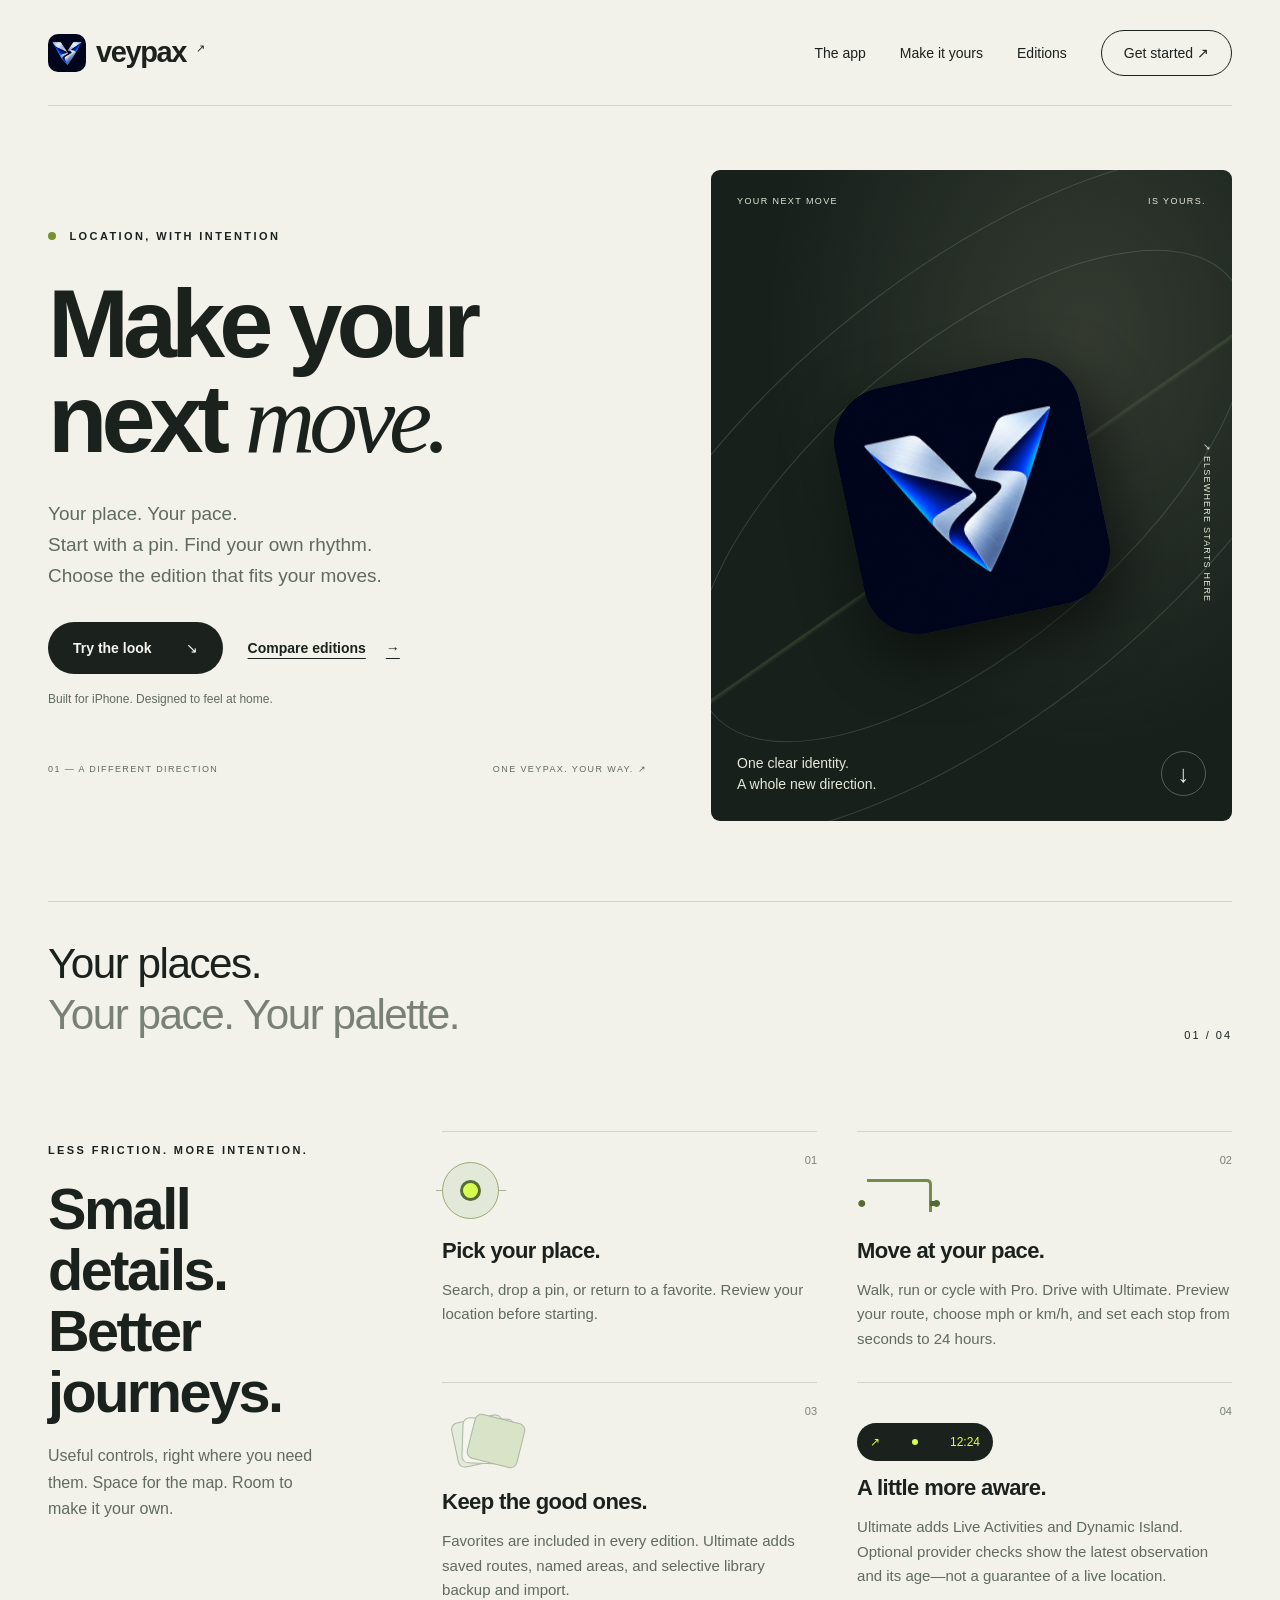
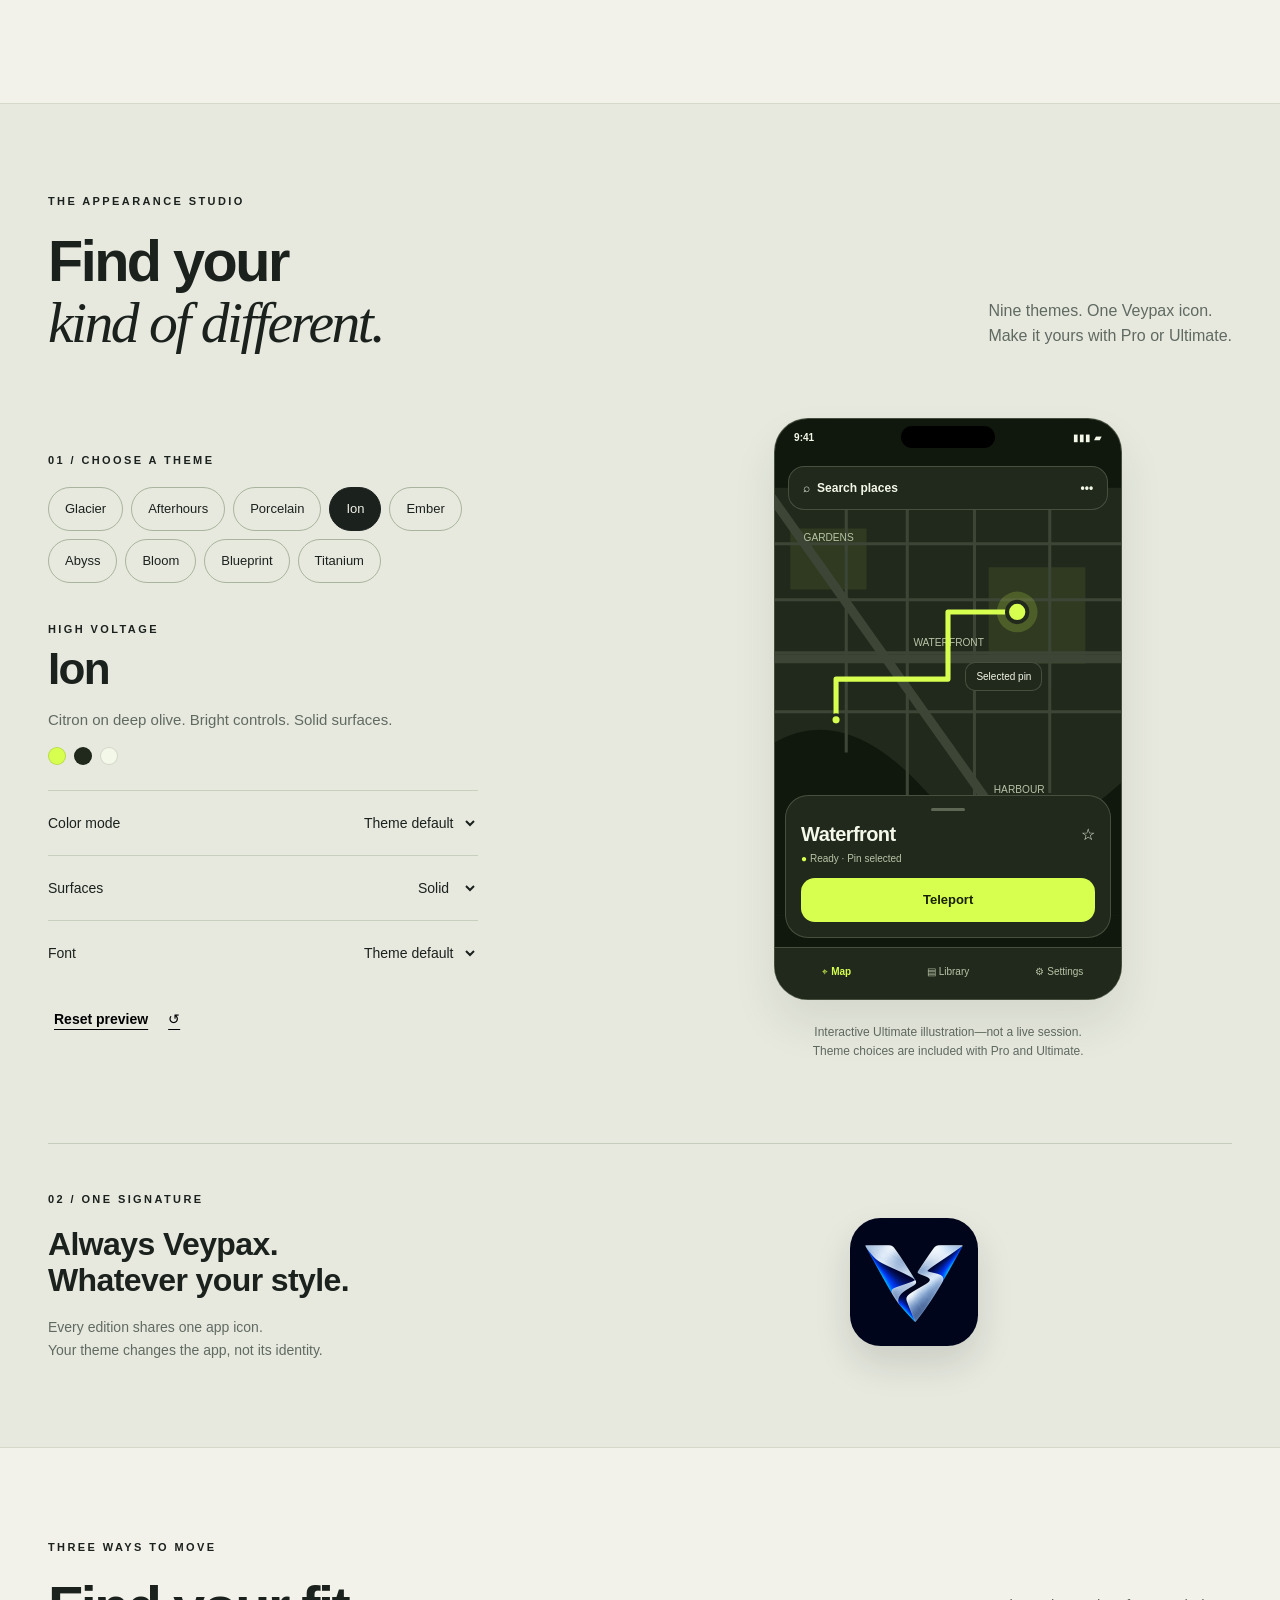
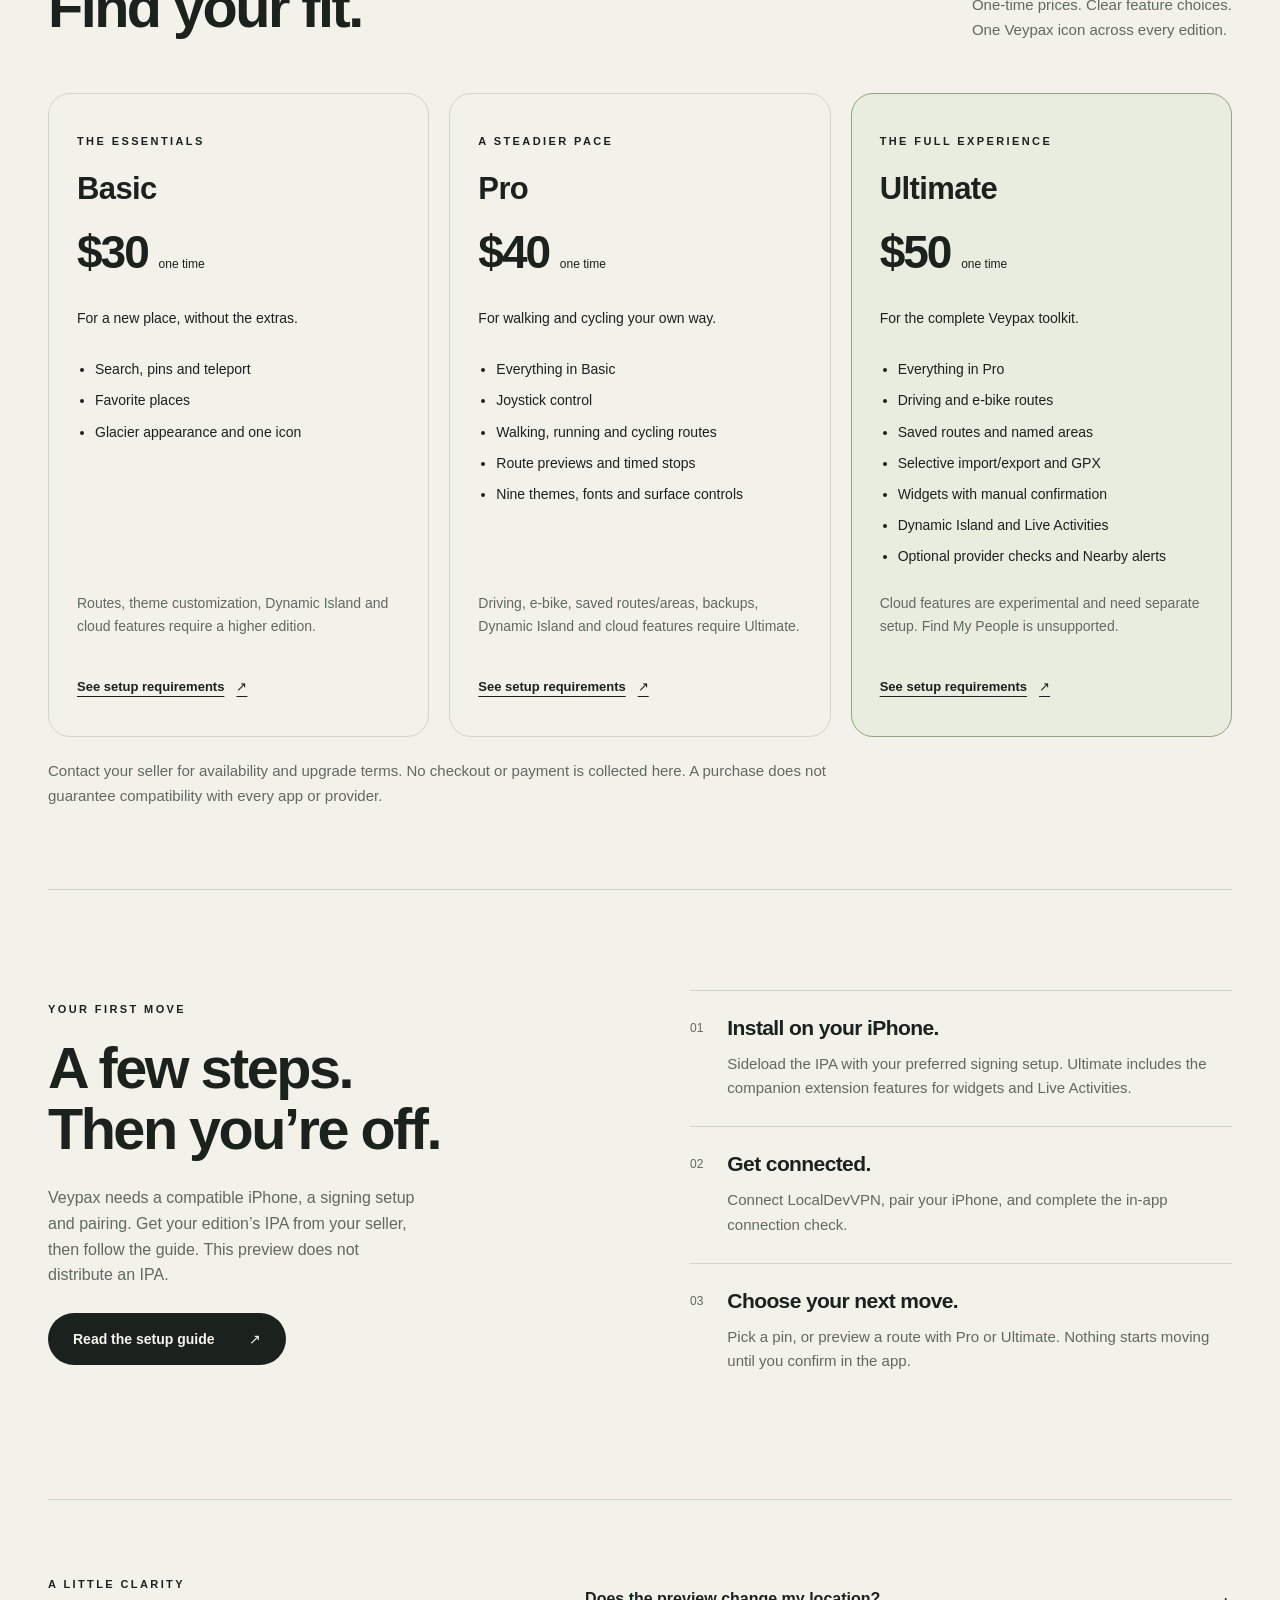
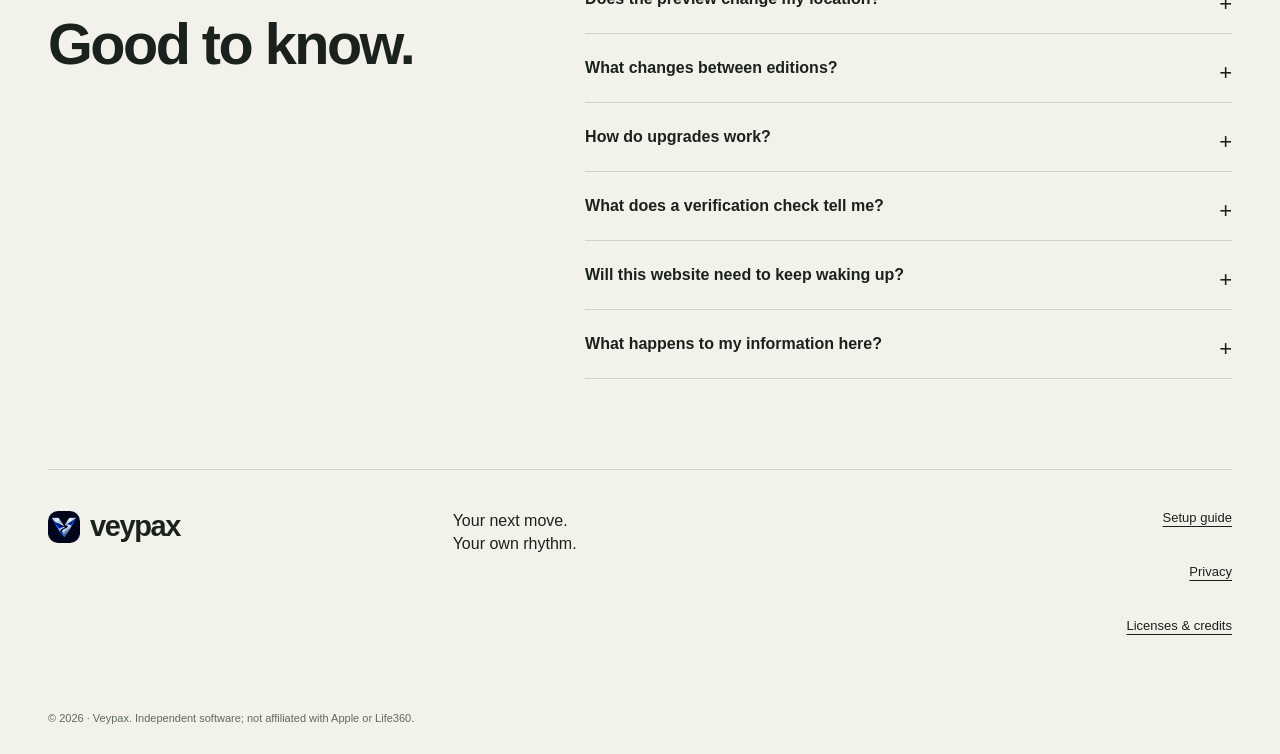
<file: website/index.html>
<!doctype html>
<html lang="en">
<head>
  <meta charset="utf-8"><meta name="viewport" content="width=device-width,initial-scale=1">
  <meta name="theme-color" content="#f2f1ea">
  <title>Veypax — Make your next move</title>
  <meta name="description" content="A considered way to control your iPhone’s simulated location. Explore routes, save your places, and make Veypax yours with nine themes.">
  <meta property="og:title" content="Veypax — Make your next move">
  <meta property="og:description" content="Your places. Your pace. Your palette. Explore the next chapter of Veypax.">
  <meta property="og:type" content="website">
  <link rel="icon" type="image/png" href="assets/veypax.png"><link rel="apple-touch-icon" href="assets/veypax.png">
  <link rel="stylesheet" href="styles.css"><script defer src="catalog.js"></script><script defer src="app.js"></script>
</head>
<body>
<a class="skip" href="#main">Skip to content</a>
<header class="site-header shell">
  <a class="wordmark" href="#" aria-label="Veypax home"><img src="assets/veypax.png" width="38" height="38" alt="">veypax<span class="wordmark-dot" aria-hidden="true">↗</span></a>
  <button class="nav-toggle" aria-expanded="false" aria-controls="navigation">Menu <span aria-hidden="true">☰</span></button>
  <nav id="navigation" aria-label="Main navigation"><a href="#experience">The app</a><a href="#studio">Make it yours</a><a href="#plans">Editions</a><a href="#setup">Get started <span aria-hidden="true">↗</span></a></nav>
</header>
<main id="main">
  <section class="hero shell" aria-labelledby="hero-title">
    <div class="hero-copy">
      <p class="eyebrow"><span class="signal"></span> LOCATION, WITH INTENTION</p>
      <h1 id="hero-title">Make your<br>next <em>move.</em></h1>
      <p class="lead">Your place. Your pace.<br>Start with a pin. Find your own rhythm.<br>Choose the edition that fits your moves.</p>
      <div class="actions"><a class="button dark" href="#studio">Try the look <span aria-hidden="true">↘</span></a><a class="text-link" href="#plans">Compare editions <span aria-hidden="true">→</span></a></div>
      <p class="small-note">Built for iPhone. Designed to feel at home.</p>
      <div class="hero-caption"><span>01 — A DIFFERENT DIRECTION</span><span>ONE VEYPAX. YOUR WAY. ↗</span></div>
    </div>
    <div class="hero-art">
      <div class="orbit orbit-one" aria-hidden="true"></div><div class="orbit orbit-two" aria-hidden="true"></div>
      <div class="art-label"><span>YOUR NEXT MOVE</span><span>IS YOURS.</span></div>
      <img class="hero-icon" src="assets/veypax.png" width="256" height="256" alt="Veypax app icon">
      <span class="art-coordinate" aria-hidden="true">↗ ELSEWHERE STARTS HERE</span>
      <div class="art-bottom"><span>One clear identity.<br>A whole new direction.</span><a href="#studio" aria-label="Explore the appearance studio">↓</a></div>
    </div>
  </section>

  <div class="statement shell"><p>Your places.<br><span>Your pace. Your palette.</span></p><span class="section-number">01 / 04</span></div>
  <section class="experience shell" id="experience" aria-labelledby="experience-title">
    <div class="section-intro"><p class="eyebrow">LESS FRICTION. MORE INTENTION.</p><h2 id="experience-title">Small details.<br>Better journeys.</h2><p>Useful controls, right where you need them. Space for the map. Room to make it your own.</p></div>
    <div class="feature-grid">
      <article class="feature"><span class="feature-number">01</span><div class="mini-pin" aria-hidden="true"><span></span><i></i></div><h3>Pick your place.</h3><p>Search, drop a pin, or return to a favorite. Review your location before starting.</p></article>
      <article class="feature"><span class="feature-number">02</span><div class="mini-route" aria-hidden="true">●<span></span>●</div><h3>Move at your pace.</h3><p>Walk, run or cycle with Pro. Drive with Ultimate. Preview your route, choose mph or km/h, and set each stop from seconds to 24 hours.</p></article>
      <article class="feature"><span class="feature-number">03</span><div class="mini-library" aria-hidden="true"><i></i><i></i><i></i></div><h3>Keep the good ones.</h3><p>Favorites are included in every edition. Ultimate adds saved routes, named areas, and selective library backup and import.</p></article>
      <article class="feature"><span class="feature-number">04</span><div class="mini-island" aria-hidden="true"><span>↗</span><i></i><span>12:24</span></div><h3>A little more aware.</h3><p>Ultimate adds Live Activities and Dynamic Island. Optional provider checks show the latest observation and its age—not a guarantee of a live location.</p></article>
    </div>
  </section>

  <section class="studio-section" id="studio" aria-labelledby="studio-title">
    <div class="shell studio-heading"><div><p class="eyebrow">THE APPEARANCE STUDIO</p><h2 id="studio-title">Find your<br><em>kind of different.</em></h2></div><p>Nine themes. One Veypax icon.<br>Make it yours with Pro or Ultimate.</p></div>
    <div class="shell studio">
      <div class="studio-controls">
        <span class="step-label">01 / CHOOSE A THEME</span>
        <div id="themes" class="theme-choices" role="group" aria-label="Preview theme"></div>
        <div class="theme-description"><span id="theme-eyebrow" class="eyebrow">HIGH VOLTAGE</span><h3 id="theme-name">Ion</h3><p id="theme-detail">Citron on deep olive. Bright controls. Solid surfaces.</p><div id="swatches" class="swatches" aria-hidden="true"></div></div>
        <div class="preview-options"><label for="mode">Color mode</label><select id="mode"><option value="theme">Theme default</option><option value="dark">Dark</option><option value="light">Light</option></select></div>
        <div class="preview-options"><label for="surface">Surfaces</label><select id="surface"><option value="solid">Solid</option><option value="glass">Glass</option></select></div>
        <div class="preview-options"><label for="font">Font</label><select id="font"><option value="theme">Theme default</option><option value="system">System</option><option value="rounded">Rounded</option><option value="serif">Serif</option><option value="monospaced">Monospaced</option></select></div>
        <button id="reset-preview" class="text-link reset">Reset preview <span aria-hidden="true">↺</span></button>
      </div>
      <div class="phone-stage">
        <div id="phone" class="phone" data-screen="map">
          <div class="phone-status" aria-hidden="true"><b>9:41</b><i></i><span>▮▮▮ ▰</span></div>
          <div class="phone-screen map-screen" id="screen-map">
            <div class="phone-search">⌕ <span>Search places</span><span>•••</span></div>
            <svg class="map-art" viewBox="0 0 340 420" role="img" aria-label="Illustrated map showing a route from Gardens to Waterfront">
              <rect width="340" height="420" fill="var(--map)"/><path d="M0 250Q70 210 150 300T340 290V420H0Z" fill="var(--water)"/>
              <path d="M15 40h75v60H15zM210 78h95v95h-95z" fill="var(--park)"/>
              <g fill="none" stroke="var(--road)"><path d="M0 55H340M0 110H340M0 162H340M0 220H340M70 0V260M130 0V315M196 0V310M270 0V300" stroke-width="3"/><path d="M-10 0L210 310M0 168H340" stroke-width="9"/></g>
              <g fill="var(--muted)" font-family="Arial,sans-serif" font-size="10"><text x="28" y="52">GARDENS</text><text x="136" y="155">WATERFRONT</text><text x="215" y="300">HARBOUR</text></g>
              <path class="preview-route" d="M60 228V188H170V122H238" fill="none" stroke="var(--accent)" stroke-width="5" stroke-linecap="round" stroke-linejoin="round"/>
              <circle cx="238" cy="122" r="20" fill="var(--accent)" opacity=".18"/><circle cx="238" cy="122" r="10" fill="var(--accent)" stroke="var(--surface)" stroke-width="4"/><circle cx="60" cy="228" r="5" fill="var(--accent)" stroke="var(--surface)" stroke-width="3"/>
            </svg>
            <span class="selected-pin">Selected pin</span>
            <div class="phone-tray"><i class="tray-handle" aria-hidden="true"></i><div class="tray-title"><h4>Waterfront</h4><span aria-hidden="true">☆</span></div><p id="demo-status">● Ready · Pin selected</p><button id="demo-teleport" aria-label="Preview a teleport state, illustration only">Teleport</button></div>
          </div>
          <div class="phone-screen library-screen" id="screen-library" hidden><p class="phone-eyebrow">YOUR COLLECTION</p><h4>Places worth<br>coming back to.</h4><div class="phone-list-item"><span>☆</span><div><b>Waterfront</b><small>Favorite place</small></div></div><div class="phone-list-item"><span>↗</span><div><b>Garden loop</b><small>Walking route · 1.2 km</small></div></div><div class="phone-list-item"><span>▧</span><div><b>Riverside</b><small>Named area</small></div></div><p class="phone-footnote">Your library, kept together.</p></div>
          <div class="phone-screen settings-screen" id="screen-settings" hidden><p class="phone-eyebrow">MAKE IT YOURS</p><h4>Settings</h4><div class="phone-identity"><img id="phone-icon" src="assets/veypax.png" alt="" width="50" height="50"><div><b>Your space.<br>Your way.</b><small id="settings-theme">Ion · Solid</small></div></div><p class="phone-group">LOOK & FEEL</p><div class="phone-setting">Appearance <span>↗</span></div><div class="phone-setting">Live Activities <span>On</span></div><div class="phone-setting">Notifications <span>›</span></div><p class="phone-group">HELP & UPDATES</p><div class="phone-setting">Check for updates <span>↻</span></div></div>
          <div class="phone-tabs" role="group" aria-label="Preview screen"><button data-screen="map" aria-pressed="true">⌖ Map</button><button data-screen="library" aria-pressed="false">▤ Library</button><button data-screen="settings" aria-pressed="false">⚙ Settings</button></div>
        </div>
        <p class="preview-caption">Interactive Ultimate illustration—not a live session.<br>Theme choices are included with Pro and Ultimate.</p>
      </div>
    </div>
    <div class="shell icon-section single-icon"><div><span class="step-label">02 / ONE SIGNATURE</span><h3>Always Veypax.<br>Whatever your style.</h3><p>Every edition shares one app icon.<br>Your theme changes the app, not its identity.</p></div><img class="signature-icon" src="assets/veypax.png" alt="Veypax app icon" width="128" height="128"></div>
    <p id="preview-announcement" class="sr-only" aria-live="polite"></p>
    <noscript><p class="shell">Enable JavaScript to try all nine themes. The guide and app information work without it.</p></noscript>
  </section>

  <section id="plans" class="plans shell" aria-labelledby="plans-title">
    <div class="plans-heading"><div><p class="eyebrow">THREE WAYS TO MOVE</p><h2 id="plans-title">Find your fit.</h2></div><p>One-time prices. Clear feature choices.<br>One Veypax icon across every edition.</p></div>
    <div class="plan-grid">
      <article class="plan-card"><p class="eyebrow">THE ESSENTIALS</p><h3>Basic</h3><p class="plan-price">$30 <span>one time</span></p><p>For a new place, without the extras.</p><ul><li>Search, pins and teleport</li><li>Favorite places</li><li>Glacier appearance and one icon</li></ul><p class="plan-limit">Routes, theme customization, Dynamic Island and cloud features require a higher edition.</p><a class="text-link" href="guide.html#editions">See setup requirements <span aria-hidden="true">↗</span></a></article>
      <article class="plan-card"><p class="eyebrow">A STEADIER PACE</p><h3>Pro</h3><p class="plan-price">$40 <span>one time</span></p><p>For walking and cycling your own way.</p><ul><li>Everything in Basic</li><li>Joystick control</li><li>Walking, running and cycling routes</li><li>Route previews and timed stops</li><li>Nine themes, fonts and surface controls</li></ul><p class="plan-limit">Driving, e-bike, saved routes/areas, backups, Dynamic Island and cloud features require Ultimate.</p><a class="text-link" href="guide.html#editions">See setup requirements <span aria-hidden="true">↗</span></a></article>
      <article class="plan-card plan-complete"><p class="eyebrow">THE FULL EXPERIENCE</p><h3>Ultimate</h3><p class="plan-price">$50 <span>one time</span></p><p>For the complete Veypax toolkit.</p><ul><li>Everything in Pro</li><li>Driving and e-bike routes</li><li>Saved routes and named areas</li><li>Selective import/export and GPX</li><li>Widgets with manual confirmation</li><li>Dynamic Island and Live Activities</li><li>Optional provider checks and Nearby alerts</li></ul><p class="plan-limit">Cloud features are experimental and need separate setup. Find My People is unsupported.</p><a class="text-link" href="guide.html#editions">See setup requirements <span aria-hidden="true">↗</span></a></article>
    </div>
    <p class="plans-note">Contact your seller for availability and upgrade terms. No checkout or payment is collected here. A purchase does not guarantee compatibility with every app or provider.</p>
  </section>

  <section id="setup" class="setup shell" aria-labelledby="setup-title"><div><p class="eyebrow">YOUR FIRST MOVE</p><h2 id="setup-title">A few steps.<br>Then you’re off.</h2><p class="setup-note">Veypax needs a compatible iPhone, a signing setup and pairing. Get your edition’s IPA from your seller, then follow the guide. This preview does not distribute an IPA.</p><a class="button dark" href="guide.html">Read the setup guide <span aria-hidden="true">↗</span></a></div><ol class="setup-steps"><li><span>01</span><div><h3>Install on your iPhone.</h3><p>Sideload the IPA with your preferred signing setup. Ultimate includes the companion extension features for widgets and Live Activities.</p></div></li><li><span>02</span><div><h3>Get connected.</h3><p>Connect LocalDevVPN, pair your iPhone, and complete the in-app connection check.</p></div></li><li><span>03</span><div><h3>Choose your next move.</h3><p>Pick a pin, or preview a route with Pro or Ultimate. Nothing starts moving until you confirm in the app.</p></div></li></ol></section>
  <section class="faq shell" aria-labelledby="faq-title"><div><p class="eyebrow">A LITTLE CLARITY</p><h2 id="faq-title">Good to know.</h2></div><div>
    <details><summary>Does the preview change my location?</summary><p>No. This website shows an illustration. It does not request your location, connect to your phone, or start a session.</p></details>
    <details><summary>What changes between editions?</summary><p>Basic covers teleporting and favorites with a fixed Glacier theme, solid surfaces and your iPhone’s light/dark mode. Pro adds joystick control, walking/running/cycling routes and all nine themes. Ultimate adds driving, saved routes and areas, imports and exports, widgets, Live Activities, and optional cloud features. Every edition uses one Veypax icon.</p></details><details><summary>How do upgrades work?</summary><p>Locked features explain which edition is needed. Contact your seller for an upgraded edition; this website does not process payments or unlock the app. Confirm signing and data-preservation steps before replacing your installation.</p></details>
    <details><summary>What does a verification check tell me?</summary><p>It shows the location a connected provider reported and how old that report is. An active local session does not guarantee Apple or Life360 has refreshed its report. Find My Devices and Find My People are different; Find My People is unsupported. Only authorized accounts and separately configured helpers are supported; Veypax cannot access arbitrary people’s locations.</p></details>
    <details><summary>Will this website need to keep waking up?</summary><p>No background app server runs this site. It is designed for static hosting. Optional cloud location helpers are separate services with their own availability and setup.</p></details>
    <details><summary>What happens to my information here?</summary><p>The appearance preview stays in this page. There are no accounts, analytics scripts, location requests, or cloud credentials. Your host may retain ordinary request logs. <a href="privacy.html">Read the website privacy note.</a></p></details>
  </div></section>
</main>
<footer class="shell"><a class="wordmark" href="#"><img src="assets/veypax.png" width="32" height="32" alt="">veypax</a><p>Your next move.<br>Your own rhythm.</p><nav aria-label="Footer"><a href="guide.html">Setup guide</a><a href="privacy.html">Privacy</a><a href="licenses.txt">Licenses & credits</a></nav><small>© 2026 · Veypax. Independent software; not affiliated with Apple or Life360.</small></footer>
</body></html>
</file>
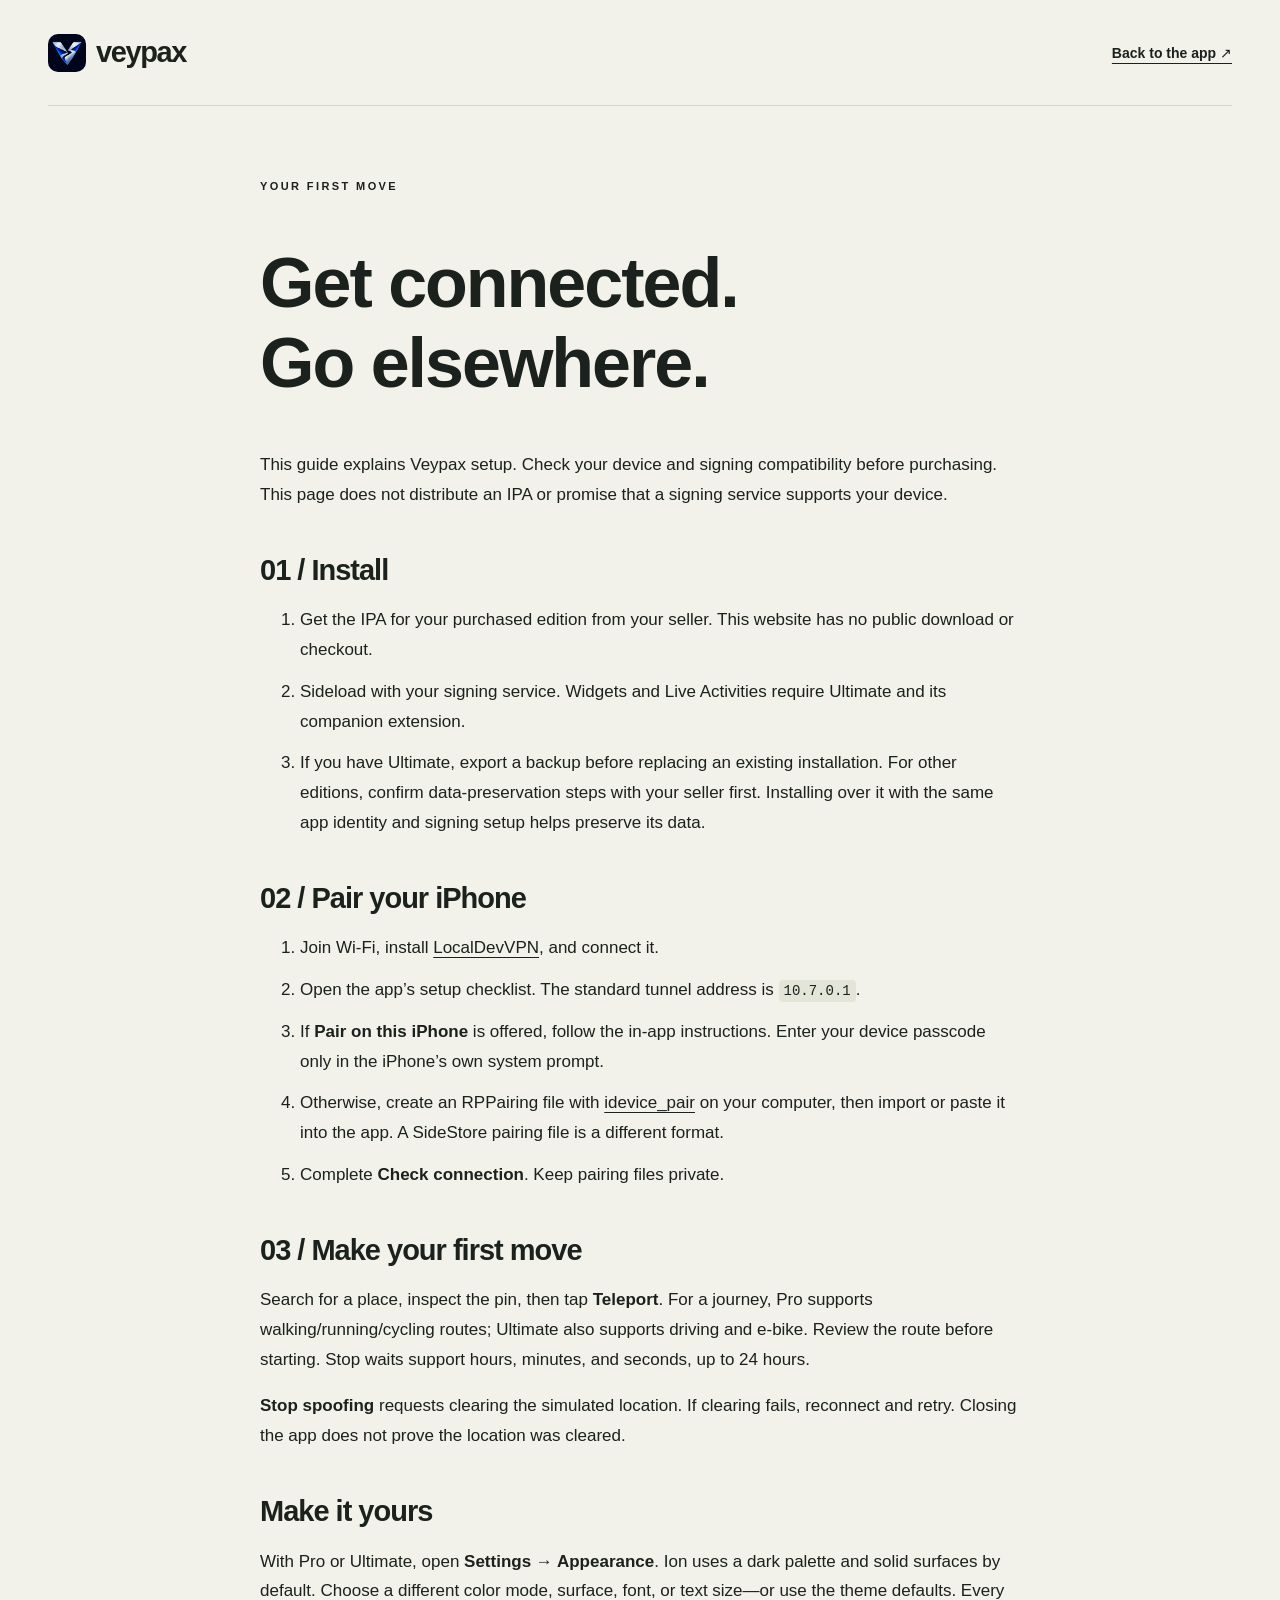
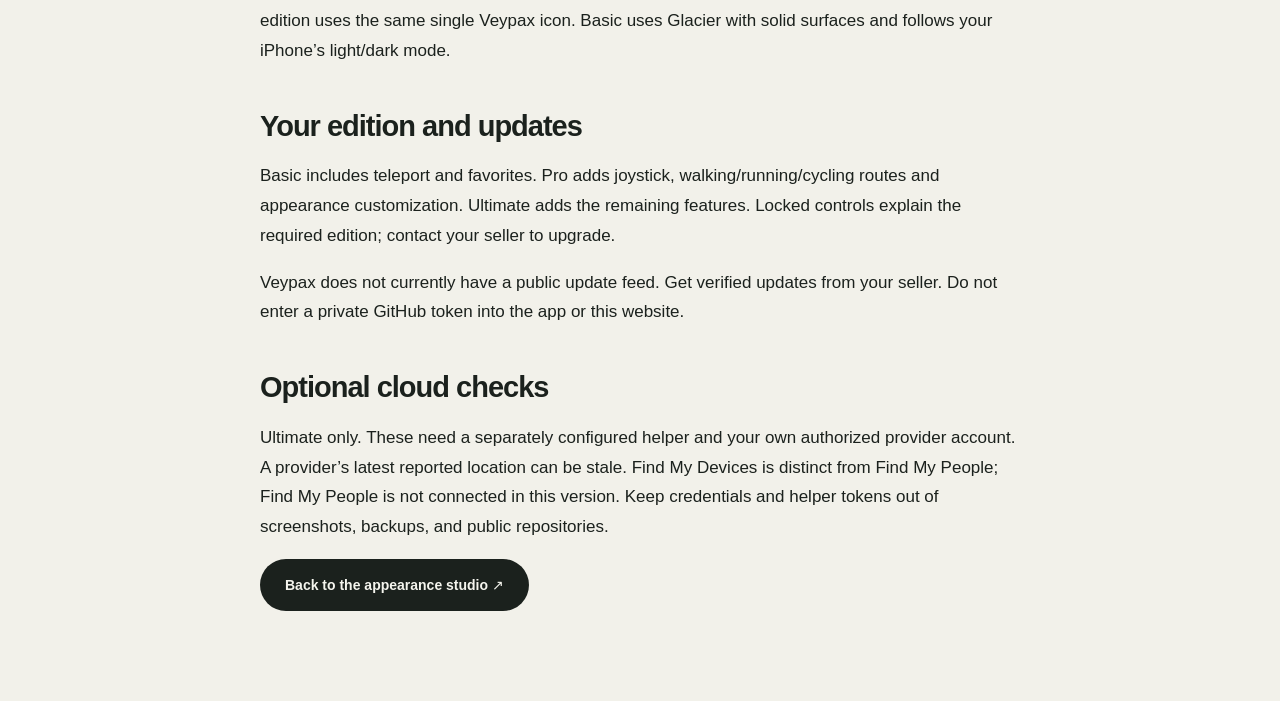
<file: website/guide.html>
<!doctype html><html lang="en"><head><meta charset="utf-8"><meta name="viewport" content="width=device-width,initial-scale=1"><title>Get started — Veypax</title><meta name="description" content="Install, pair, and start your first Veypax session."><link rel="icon" href="assets/veypax.png"><link rel="stylesheet" href="styles.css"></head><body><a class="skip" href="#main">Skip to content</a><header class="site-header shell"><a class="wordmark" href="index.html"><img src="assets/veypax.png" width="38" height="38" alt="">veypax</a><a class="text-link" href="index.html">Back to the app ↗</a></header><main id="main" class="shell guide"><p class="eyebrow">YOUR FIRST MOVE</p><h1>Get connected.<br>Go elsewhere.</h1><p>This guide explains Veypax setup. Check your device and signing compatibility before purchasing. This page does not distribute an IPA or promise that a signing service supports your device.</p><h2>01 / Install</h2><ol><li>Get the IPA for your purchased edition from your seller. This website has no public download or checkout.</li><li>Sideload with your signing service. Widgets and Live Activities require Ultimate and its companion extension.</li><li>If you have Ultimate, export a backup before replacing an existing installation. For other editions, confirm data-preservation steps with your seller first. Installing over it with the same app identity and signing setup helps preserve its data.</li></ol><h2>02 / Pair your iPhone</h2><ol><li>Join Wi-Fi, install <a href="https://apps.apple.com/us/app/localdevvpn/id6755608044">LocalDevVPN</a>, and connect it.</li><li>Open the app’s setup checklist. The standard tunnel address is <code>10.7.0.1</code>.</li><li>If <strong>Pair on this iPhone</strong> is offered, follow the in-app instructions. Enter your device passcode only in the iPhone’s own system prompt.</li><li>Otherwise, create an RPPairing file with <a href="https://github.com/jkcoxson/idevice_pair/releases">idevice_pair</a> on your computer, then import or paste it into the app. A SideStore pairing file is a different format.</li><li>Complete <strong>Check connection</strong>. Keep pairing files private.</li></ol><h2>03 / Make your first move</h2><p>Search for a place, inspect the pin, then tap <strong>Teleport</strong>. For a journey, Pro supports walking/running/cycling routes; Ultimate also supports driving and e-bike. Review the route before starting. Stop waits support hours, minutes, and seconds, up to 24 hours.</p><p><strong>Stop spoofing</strong> requests clearing the simulated location. If clearing fails, reconnect and retry. Closing the app does not prove the location was cleared.</p><h2>Make it yours</h2><p>With Pro or Ultimate, open <strong>Settings → Appearance</strong>. Ion uses a dark palette and solid surfaces by default. Choose a different color mode, surface, font, or text size—or use the theme defaults. Every edition uses the same single Veypax icon. Basic uses Glacier with solid surfaces and follows your iPhone’s light/dark mode.</p><h2 id="editions">Your edition and updates</h2><p>Basic includes teleport and favorites. Pro adds joystick, walking/running/cycling routes and appearance customization. Ultimate adds the remaining features. Locked controls explain the required edition; contact your seller to upgrade.</p><p>Veypax does not currently have a public update feed. Get verified updates from your seller. Do not enter a private GitHub token into the app or this website.</p><h2>Optional cloud checks</h2><p>Ultimate only. These need a separately configured helper and your own authorized provider account. A provider’s latest reported location can be stale. Find My Devices is distinct from Find My People; Find My People is not connected in this version. Keep credentials and helper tokens out of screenshots, backups, and public repositories.</p><a class="button dark" href="index.html#studio">Back to the appearance studio ↗</a></main></body></html>
</file>
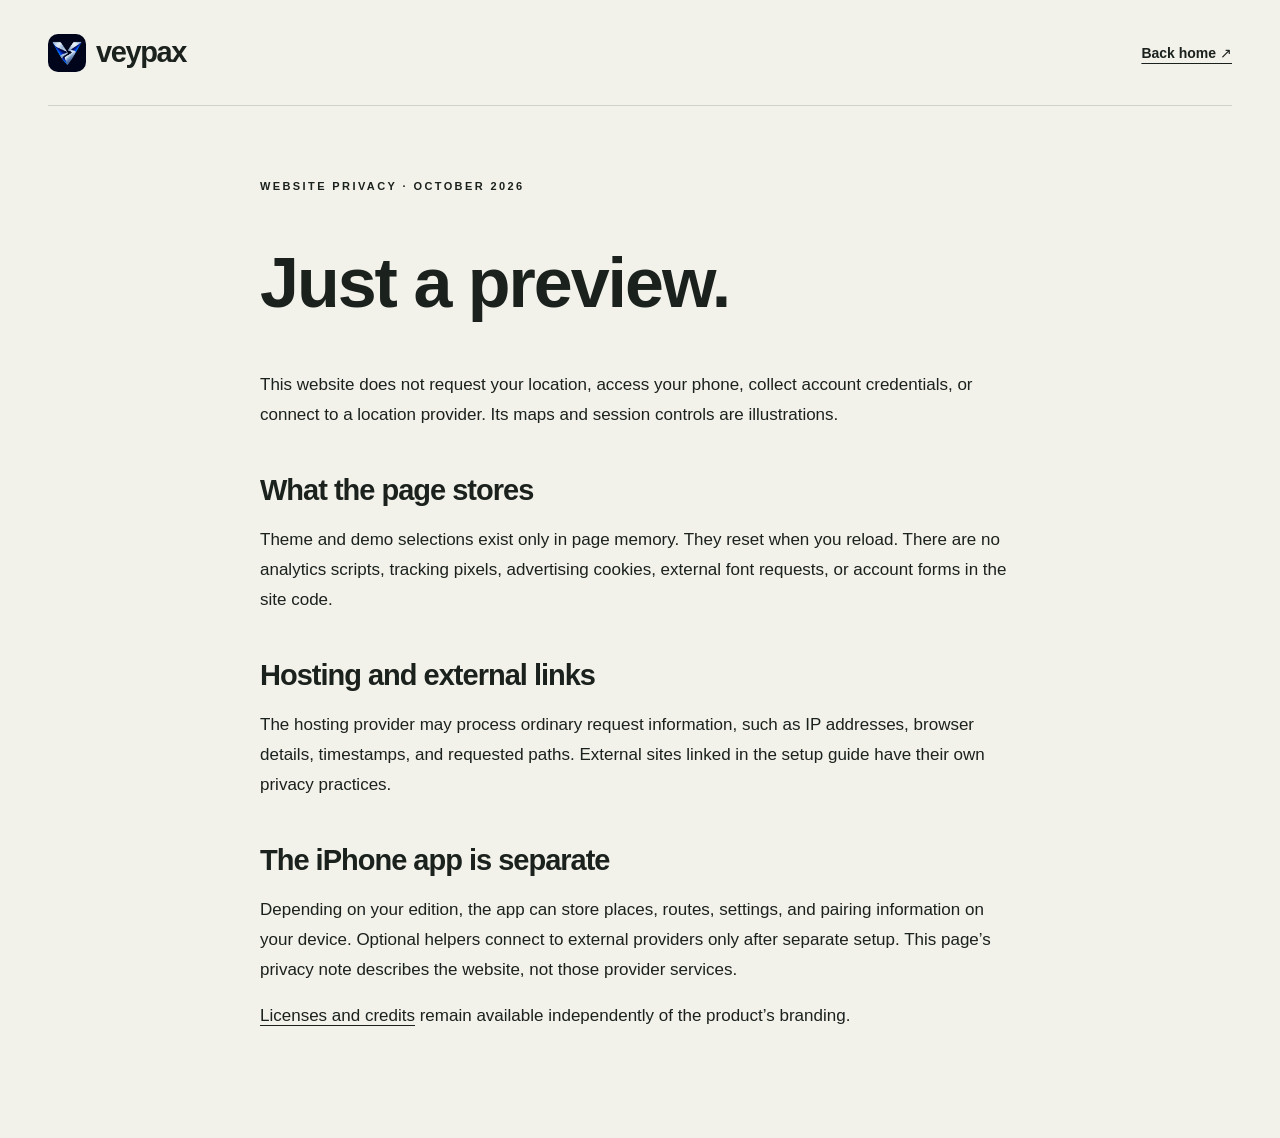
<file: website/privacy.html>
<!doctype html><html lang="en"><head><meta charset="utf-8"><meta name="viewport" content="width=device-width,initial-scale=1"><title>Website privacy — Veypax</title><link rel="icon" href="assets/veypax.png"><link rel="stylesheet" href="styles.css"></head><body><header class="site-header shell"><a class="wordmark" href="index.html"><img src="assets/veypax.png" width="38" height="38" alt="">veypax</a><a class="text-link" href="index.html">Back home ↗</a></header><main class="shell guide"><p class="eyebrow">WEBSITE PRIVACY · OCTOBER 2026</p><h1>Just a preview.</h1><p>This website does not request your location, access your phone, collect account credentials, or connect to a location provider. Its maps and session controls are illustrations.</p><h2>What the page stores</h2><p>Theme and demo selections exist only in page memory. They reset when you reload. There are no analytics scripts, tracking pixels, advertising cookies, external font requests, or account forms in the site code.</p><h2>Hosting and external links</h2><p>The hosting provider may process ordinary request information, such as IP addresses, browser details, timestamps, and requested paths. External sites linked in the setup guide have their own privacy practices.</p><h2>The iPhone app is separate</h2><p>Depending on your edition, the app can store places, routes, settings, and pairing information on your device. Optional helpers connect to external providers only after separate setup. This page’s privacy note describes the website, not those provider services.</p><p><a href="licenses.txt">Licenses and credits</a> remain available independently of the product’s branding.</p></main></body></html>
</file>
<file: website/styles.css>
:root{--paper:#f2f1ea;--ink:#1b211d;--muted-page:#606a61;--line:#d0d5c9;--citron:#d7ff4f;--accent:#d7ff4f;--onAccent:#182000;--canvas:#10170d;--surface:#20291c;--text:#f4f8e9;--muted:#b8c4a6;--map:#182115;--road:#36422d;--water:#0c140b;--park:#293b20;font-family:Arial,Helvetica,sans-serif;color:var(--ink);background:var(--paper);font-synthesis:none;scroll-behavior:smooth;scroll-padding-top:100px}
*{box-sizing:border-box}body{margin:0}button,input,select{font:inherit}button,a,select{-webkit-tap-highlight-color:transparent}button,a{touch-action:manipulation}a{color:inherit;text-underline-offset:4px}button{cursor:pointer}img,svg{max-width:100%;display:block}button:focus-visible,a:focus-visible,select:focus-visible,summary:focus-visible{outline:3px solid #7952d6;outline-offset:5px}.shell{width:min(1200px,calc(100% - 96px));margin-inline:auto}.sr-only,.skip:not(:focus){position:absolute;width:1px;height:1px;padding:0;margin:-1px;overflow:hidden;clip-path:inset(50%);white-space:nowrap}.skip:focus{position:fixed;left:16px;top:12px;z-index:100;background:var(--ink);color:white;padding:15px}.site-header{height:106px;display:flex;align-items:center;justify-content:space-between;border-bottom:1px solid var(--line)}.wordmark{display:inline-flex;align-items:center;gap:10px;text-decoration:none;font-weight:800;font-size:29px;letter-spacing:-1.4px}.wordmark img{border-radius:10px}.wordmark-dot{font-size:11px;align-self:flex-start;margin-top:8px;letter-spacing:0}.site-header nav{display:flex;gap:34px;align-items:center}.site-header nav a{padding-block:14px;text-decoration:none;font-size:14px}.site-header nav a:last-child{border:1px solid var(--ink);border-radius:99px;padding:14px 22px}.nav-toggle{display:none}.hero{display:grid;grid-template-columns:1.15fr 1fr;gap:64px;padding-top:64px;padding-bottom:80px;align-items:center}.eyebrow,.step-label{font-size:11px;font-weight:700;letter-spacing:2.4px;line-height:1.6}.signal{width:8px;height:8px;background:#729329;display:inline-block;border-radius:50%;margin-right:8px}.hero h1{font-size:clamp(64px,7.6vw,106px);letter-spacing:-6px;line-height:.98;margin:30px 0}.hero h1 em,h2 em{font-family:Georgia,serif;font-weight:400}.lead{font-size:19px;line-height:1.65;color:var(--muted-page)}.actions{display:flex;gap:25px;align-items:center;flex-wrap:wrap;margin-top:30px}.button{display:inline-flex;align-items:center;justify-content:space-between;gap:34px;min-height:52px;border-radius:99px;padding:15px 25px;text-decoration:none;font-size:14px;font-weight:600}.dark{background:var(--ink);color:#f5f5ee}.button:hover{background:#35432d}.text-link{background:none;border:0;font-size:14px;font-weight:600;text-underline-offset:5px;min-height:44px;display:inline-flex;align-items:center;gap:20px}.small-note{font-size:12px;color:var(--muted-page);margin-top:18px}.hero-caption{display:flex;justify-content:space-between;gap:12px;font-size:9px;letter-spacing:1.4px;margin-top:58px;color:var(--muted-page)}.hero-art{position:relative;aspect-ratio:4/5;background:#17201b;border-radius:9px;overflow:hidden;color:#e5e7d8;display:grid;place-items:center;isolation:isolate}.hero-art:before{content:"";position:absolute;inset:0;z-index:-1;background:radial-gradient(ellipse at 72% 25%,#62665460,transparent 60%),linear-gradient(145deg,transparent 52%,#303e2e 52.2%,transparent 52.7%)}.hero-icon{width:48%;height:auto;position:relative;border-radius:22%;transform:rotate(-12deg);box-shadow:5px 24px 60px #0009}.orbit{position:absolute;border:1px solid #9dbea33b;width:130%;height:46%;border-radius:50%;transform:rotate(-40deg);pointer-events:none}.orbit-two{width:180%;height:66%}.art-label{position:absolute;top:26px;left:26px;right:26px;display:flex;justify-content:space-between;font-size:9px;letter-spacing:1.4px}.art-coordinate{position:absolute;right:20px;top:42%;font-size:9px;letter-spacing:1.2px;writing-mode:vertical-rl}.art-bottom{position:absolute;bottom:25px;left:26px;right:26px;display:flex;justify-content:space-between;align-items:center;font-size:14px;line-height:1.5}.art-bottom a{display:grid;place-items:center;width:45px;height:45px;border:1px solid #c4d1b75c;border-radius:50%;text-decoration:none;font-size:24px}.statement{border-top:1px solid var(--line);display:flex;justify-content:space-between;align-items:end;padding-block:37px 50px}.statement p{font-size:clamp(28px,3.3vw,43px);letter-spacing:-1.5px;margin:0;line-height:1.2}.statement p span{color:#788174}.section-number{font-size:11px;letter-spacing:2px}.experience{padding-block:40px 100px;display:grid;grid-template-columns:.75fr 1.8fr;gap:65px}h2{font-size:clamp(38px,4.5vw,62px);line-height:1.06;letter-spacing:-2.5px;margin:20px 0}h3{font-size:22px;letter-spacing:-.6px}.section-intro p:not(.eyebrow){font-size:16px;line-height:1.65;color:var(--muted-page);max-width:280px}.feature-grid{display:grid;grid-template-columns:1fr 1fr;gap:30px 40px}.feature{position:relative;border-top:1px solid var(--line);padding-top:25px}.feature-number{position:absolute;right:0;top:22px;color:#788174;font-size:11px}.feature p{font-size:15px;line-height:1.65;color:var(--muted-page);margin:0}.feature h3{margin:14px 0}.mini-pin,.mini-route,.mini-library,.mini-island{height:67px;width:120px;display:flex;align-items:center;position:relative}.mini-pin span{border:1px solid #9aab78;border-radius:50%;height:57px;width:57px;display:grid;place-items:center;background:#e2e9d8}.mini-pin span:after{content:"";border:3px solid #576c37;background:var(--citron);width:15px;height:15px;border-radius:50%}.mini-pin i{width:70px;height:1px;background:#a6b393;position:absolute;top:50%;left:-6px;z-index:-1}.mini-route{color:#506c31;gap:0}.mini-route span{width:65px;height:33px;border:3px solid #738c4b;border-left:0;border-bottom:0;border-radius:0 5px 0 0}.mini-route{align-items:flex-end;padding-bottom:12px}.mini-route:after{content:"";position:absolute;right:42px;bottom:18px;width:5px;height:5px;background:#506c31}.mini-library i{position:absolute;width:52px;height:46px;border:1px solid #adb7a0;background:#e4eadc;transform:rotate(-12deg);border-radius:7px;left:12px}.mini-library i:nth-child(2){transform:rotate(2deg);left:20px;background:#f4f5ec}.mini-library i:last-child{transform:rotate(14deg);left:28px;background:#d8e3c8}.mini-island{height:38px;margin:15px 0 14px;width:136px;border-radius:30px;background:var(--ink);color:var(--citron);padding:0 13px;justify-content:space-between;font-size:12px}.mini-island i{width:6px;height:6px;border-radius:50%;background:var(--citron)}.studio-section{background:#e7e9df;padding-block:78px 72px;border-top:1px solid #d4d9ca;border-bottom:1px solid #d4d9ca}.studio-heading{display:flex;align-items:end;justify-content:space-between;gap:30px}.studio-heading p:not(.eyebrow){font-size:16px;line-height:1.6;color:var(--muted-page);padding-bottom:8px}.studio{display:grid;grid-template-columns:1fr 1.1fr;gap:100px;align-items:center;padding-block:45px 70px}.studio-controls{max-width:430px}.theme-choices{display:flex;flex-wrap:wrap;gap:8px;margin-top:17px}.theme-choices button{border:1px solid #a9b49e;background:transparent;border-radius:30px;min-height:44px;padding:10px 16px;font-size:13px;color:var(--ink)}.theme-choices button[aria-pressed=true]{background:var(--ink);color:var(--paper);border-color:var(--ink)}.theme-description{margin-block:36px 25px;min-height:140px}.theme-description h3{font-size:44px;letter-spacing:-1.7px;margin:6px 0 9px}.theme-description p{font-size:15px;line-height:1.5;color:var(--muted-page)}.swatches{display:flex;gap:8px}.swatches span{width:18px;height:18px;border-radius:50%;border:1px solid #0002}.preview-options{display:flex;justify-content:space-between;align-items:center;gap:10px;border-top:1px solid #c8cfbf;padding-block:10px;font-size:14px}.preview-options select{min-height:44px;background:transparent;border:0;max-width:58%;color:var(--ink);padding:8px}.reset{margin-top:12px;text-decoration:underline}.phone-stage{display:flex;flex-direction:column;align-items:center;min-width:0}.phone{--phone-font:Arial,Helvetica,sans-serif;position:relative;width:348px;max-width:100%;height:582px;background:var(--canvas);border:1px solid color-mix(in srgb,var(--muted) 32%,transparent);border-radius:34px;box-shadow:0 24px 45px #25301b17;color:var(--text);overflow:hidden;font-family:var(--phone-font);flex-shrink:0}.phone-status{height:37px;display:flex;align-items:center;justify-content:space-between;padding:0 19px;font:10px Arial,sans-serif;position:relative}.phone-status i{height:22px;width:94px;border-radius:99px;background:#000;position:absolute;left:50%;transform:translateX(-50%)}.phone-screen{position:absolute;inset:37px 0 52px;overflow:hidden}.phone-screen[hidden]{display:none}.phone-search{position:absolute;z-index:1;top:10px;left:13px;right:13px;display:flex;gap:7px;padding:14px;border-radius:16px;background:var(--surface);border:1px solid color-mix(in srgb,var(--muted) 25%,transparent);font-size:12px;font-weight:600}.phone-search span:last-child{margin-left:auto}.map-art{width:100%;height:100%;object-fit:cover;display:block}.selected-pin{position:absolute;left:55%;top:42%;padding:8px 10px;background:var(--surface);font-size:10px;border:1px solid color-mix(in srgb,var(--muted) 25%,transparent);border-radius:10px}.phone-tray{position:absolute;bottom:9px;left:10px;right:10px;padding:12px 15px 15px;border-radius:23px;border:1px solid color-mix(in srgb,var(--muted) 25%,transparent);background:var(--surface)}.tray-handle{display:block;width:34px;height:3px;background:var(--muted);opacity:.4;margin:auto auto 12px;border-radius:4px}.tray-title{display:flex;align-items:center;justify-content:space-between}.tray-title h4{font-size:20px;letter-spacing:-.6px;margin:0}.phone-tray p{font-size:10px;color:var(--muted);margin:7px 0 14px}.phone-tray p:first-letter{color:var(--accent)}.phone-tray button{width:100%;min-height:44px;border:0;border-radius:14px;color:var(--onAccent);background:var(--accent);font-size:13px;font-weight:700}.phone-tabs{position:absolute;bottom:0;left:0;right:0;height:52px;display:flex;border-top:1px solid color-mix(in srgb,var(--muted) 25%,transparent);background:var(--surface);padding:2px 6px 7px}.phone-tabs button{font:10px var(--phone-font);flex:1;min-width:0;min-height:44px;color:var(--muted);background:none;border:0}.phone-tabs button[aria-pressed=true]{color:var(--accent);font-weight:700}.phone.glass .phone-tray,.phone.glass .phone-search{background:color-mix(in srgb,var(--surface) 78%,transparent);backdrop-filter:blur(12px)}.preview-caption{font-size:12px;color:var(--muted-page);text-align:center;line-height:1.6;max-width:350px;margin-top:23px}.phone-eyebrow{font-size:9px;letter-spacing:1.5px;color:var(--accent);margin-top:14px}.library-screen,.settings-screen{padding:10px 20px}.library-screen h4,.settings-screen h4{font-size:28px;letter-spacing:-1px;margin:14px 0 25px}.phone-list-item{display:flex;align-items:center;gap:13px;background:var(--surface);border-radius:14px;padding:18px 14px;margin-bottom:9px;font-size:12px}.phone-list-item>span{font-size:20px;color:var(--accent)}.phone-list-item small,.phone-identity small{display:block;color:var(--muted);font-size:10px;margin-top:6px}.phone-footnote{font-size:11px;color:var(--muted);margin-top:24px}.phone-identity{display:flex;gap:12px;align-items:center;background:var(--surface);border-radius:16px;padding:16px 12px;font-size:15px}.phone-identity img{border-radius:11px}.phone-group{font-size:9px;letter-spacing:1.2px;color:var(--muted);margin:24px 0 9px}.phone-setting{display:flex;justify-content:space-between;padding:13px;background:var(--surface);font-size:11px;border-bottom:1px solid color-mix(in srgb,var(--muted) 10%,transparent)}.phone-setting span{color:var(--accent)}.icon-section{display:grid;grid-template-columns:1fr 1.3fr;gap:60px;padding-top:45px;border-top:1px solid #c5cdbb}.icon-section h3{font-size:32px;line-height:1.15;margin:17px 0}.icon-section p{font-size:14px;line-height:1.6;color:var(--muted-page)}.icon-choices{display:grid;grid-template-columns:repeat(7,1fr);gap:12px}.icon-choices button{background:none;padding:4px;border:2px solid transparent;border-radius:19px;min-width:44px;min-height:44px}.icon-choices button[aria-pressed=true]{border-color:#516b37}.icon-choices img{border-radius:24%;width:100%;height:auto}.icon-name{text-align:center}.setup{display:grid;grid-template-columns:1fr 1fr;gap:100px;padding-block:100px}.setup-note{font-size:16px;color:var(--muted-page);line-height:1.6;max-width:370px;margin:25px 0}.setup-steps{list-style:none;padding:0;margin:0}.setup-steps li{display:flex;gap:24px;border-top:1px solid var(--line);padding:25px 0}.setup-steps>li>span{font-size:12px;color:var(--muted-page);padding-top:5px}.setup-steps h3{margin:0 0 12px;font-size:21px}.setup-steps p{font-size:15px;color:var(--muted-page);line-height:1.65;margin:0}.faq{display:grid;grid-template-columns:1fr 1.4fr;gap:75px;border-top:1px solid var(--line);padding-block:65px 90px}.faq details{border-bottom:1px solid var(--line)}summary{cursor:pointer;padding:22px 28px 22px 0;font-size:16px;line-height:1.5;font-weight:600;position:relative;list-style:none;min-height:54px}summary::-webkit-details-marker{display:none}summary:after{content:"+";position:absolute;right:0;font-size:22px;font-weight:400}details[open] summary:after{content:"−"}details p{font-size:15px;line-height:1.7;color:var(--muted-page);margin:0 0 22px}footer{border-top:1px solid var(--line);padding-block:40px 30px;display:grid;grid-template-columns:1fr 1fr 1fr;gap:30px;align-items:start}footer p{font-size:16px;line-height:1.4;margin:0}footer nav{display:flex;flex-direction:column;align-items:flex-end;gap:10px}footer nav a{min-height:44px;font-size:13px}footer small{grid-column:1/-1;font-size:11px;color:var(--muted-page);padding-top:20px}.guide{max-width:760px;padding-block:60px 90px}.guide h1{font-size:clamp(40px,7vw,70px);letter-spacing:-2px}.guide h2{font-size:29px;margin-top:45px;letter-spacing:-1px}.guide p,.guide li{font-size:17px;line-height:1.75}.guide li{margin-bottom:12px}.guide .eyebrow{font-size:11px}.guide code{font-size:14px;background:#e2e5d8;padding:3px 5px;border-radius:4px}
@media(min-width:1500px){.hero-art{max-height:600px}}
@media(max-width:1000px){.shell{width:calc(100% - 60px)}.hero{gap:35px}.hero h1{letter-spacing:-4px}.hero-caption{font-size:8px;letter-spacing:.8px}.experience{grid-template-columns:1fr;gap:30px}.section-intro{max-width:600px}.section-intro p:not(.eyebrow){max-width:460px}.studio{gap:45px}.icon-choices{grid-template-columns:repeat(5,1fr)}.setup{gap:50px}.faq{gap:40px}}
@media(max-width:700px){:root{scroll-padding-top:28px}.shell{width:calc(100% - 40px)}.site-header{height:82px;flex-wrap:wrap;position:relative}.wordmark{font-size:27px}.nav-toggle{display:flex;align-items:center;gap:12px;background:transparent;border:1px solid #b3bbaa;padding:10px 15px;border-radius:24px;min-height:44px;color:var(--ink);font-size:13px}.site-header nav{display:none;position:absolute;z-index:10;top:74px;left:0;right:0;background:var(--paper);padding:20px;border:1px solid var(--line);border-radius:16px;flex-direction:column;align-items:stretch;gap:8px;box-shadow:0 12px 30px #15200e12}.site-header nav.open{display:flex}.site-header nav a{min-height:44px}.hero{grid-template-columns:1fr;padding-top:45px;padding-bottom:42px;gap:40px}.hero h1{font-size:clamp(59px,14vw,84px);letter-spacing:-4px;margin-top:25px}.lead{font-size:17px}.hero-caption{margin-top:35px;font-size:8px}.hero-art{aspect-ratio:1.1;max-width:500px;width:100%;justify-self:center}.hero-icon{width:41%}.art-label{top:22px;left:22px;right:22px;font-size:8px}.art-coordinate{display:none}.art-bottom{left:22px;right:22px;bottom:20px;font-size:12px}.statement{padding-block:30px 35px}.statement p{font-size:28px}.section-number{font-size:9px;white-space:nowrap}.experience{padding-block:15px 55px}.feature-grid{gap:30px 24px}.feature h3{font-size:19px;line-height:1.15}.feature p{font-size:14px}.studio-section{padding-block:45px}.studio-heading{display:block}h2{font-size:44px;letter-spacing:-2px}.studio-heading p:not(.eyebrow){font-size:15px}.studio{grid-template-columns:1fr;gap:35px;padding-block:25px 40px}.studio-controls{max-width:none}.theme-description{margin-block:24px 18px;min-height:0}.theme-description h3{font-size:36px}.theme-choices{gap:7px}.theme-choices button{padding-inline:13px}.phone{width:348px;height:574px}.phone-stage{padding-inline:2px}.preview-caption{margin-bottom:0}.icon-section{grid-template-columns:1fr;gap:20px;padding-top:30px}.icon-section h3{font-size:29px}.icon-choices{grid-template-columns:repeat(5,1fr);gap:8px}.icon-choices button{border-radius:18px}.setup{grid-template-columns:1fr;padding-block:55px;gap:35px}.setup-steps li{gap:18px}.faq{grid-template-columns:1fr;padding-block:38px 55px;gap:10px}.faq h2{margin-bottom:12px}footer{grid-template-columns:1fr 1fr;gap:25px}footer>.wordmark{grid-column:1/-1}footer nav{align-items:flex-end}footer p{font-size:14px}footer small{line-height:1.7}.guide{padding-top:35px}.guide p,.guide li{font-size:16px}.guide h1{font-size:48px}}
@media(max-width:360px){.shell{width:calc(100% - 30px)}.hero h1{font-size:58px}.feature-grid{grid-template-columns:1fr}.phone{height:550px}.phone-tabs button{font-size:9px}.icon-choices{grid-template-columns:repeat(4,1fr)}}
@media(prefers-reduced-motion:reduce){:root{scroll-behavior:auto}*{animation:none!important;transition:none!important}}
@media(prefers-contrast:more){:root{--muted-page:#35402f;--line:#6a785e}.preview-caption,.feature p{color:#35402f}}

/* Veypax uses the same editorial layout with a single product identity. */
.single-icon{align-items:center}.signature-icon{border-radius:24%;justify-self:center;box-shadow:0 18px 36px #18201322}.plans{padding-block:80px;border-bottom:1px solid var(--line)}.plans-heading{display:flex;justify-content:space-between;align-items:end;gap:24px;margin-bottom:35px}.plans-heading>p,.plans-note{font-size:15px;line-height:1.65;color:var(--muted-page)}.plan-grid{display:grid;grid-template-columns:repeat(3,minmax(0,1fr));gap:20px}.plan-card{border:1px solid var(--line);border-radius:22px;padding:28px;display:flex;flex-direction:column;align-items:start;min-width:0}.plan-card h3{font-size:31px;margin:10px 0}.plan-price{font-size:46px;letter-spacing:-2px;font-weight:700;margin:8px 0 14px}.plan-price span{font-size:12px;letter-spacing:0;font-weight:400;white-space:nowrap}.plan-card>p:not(.eyebrow):not(.plan-price),.plan-card li{font-size:14px;line-height:1.65}.plan-card ul{padding-left:18px;margin:10px 0 20px}.plan-card li{padding-block:4px}.plan-card .plan-limit{color:var(--muted-page);margin-top:auto}.plan-complete{background:#e9eddf;border-color:#94a380}.plans-note{max-width:780px;margin:22px 0 0}.plan-card .text-link{margin-top:12px;font-size:13px;gap:12px}
@media(max-width:1000px){.plan-grid{gap:12px}.plan-card{padding:22px 18px}}
@media(max-width:760px){.plans{padding-block:50px}.plans-heading{display:block}.plan-grid{grid-template-columns:1fr;gap:16px}.plan-card{padding:25px}.plan-card h3{font-size:30px}.plan-card>p:not(.eyebrow):not(.plan-price),.plan-card li{font-size:15px}.plan-card .plan-limit{margin-top:8px}}
</file>
